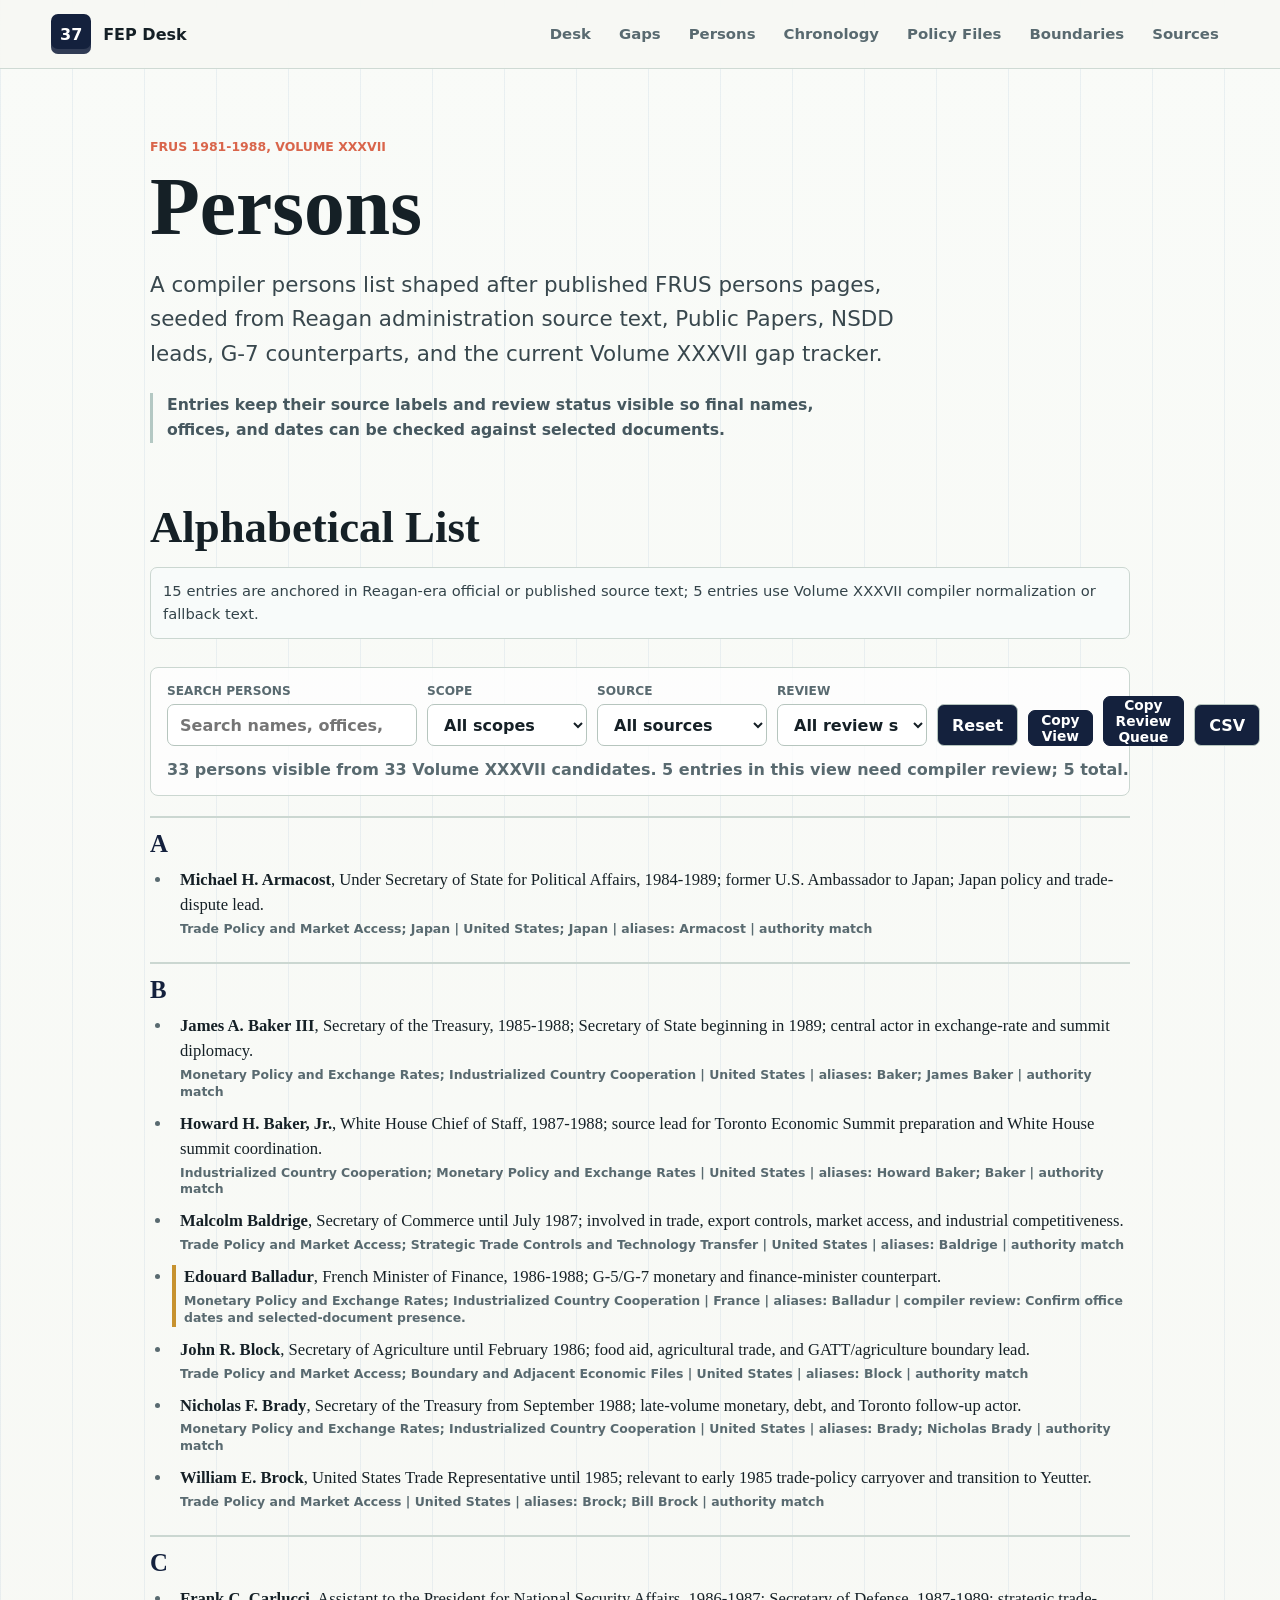
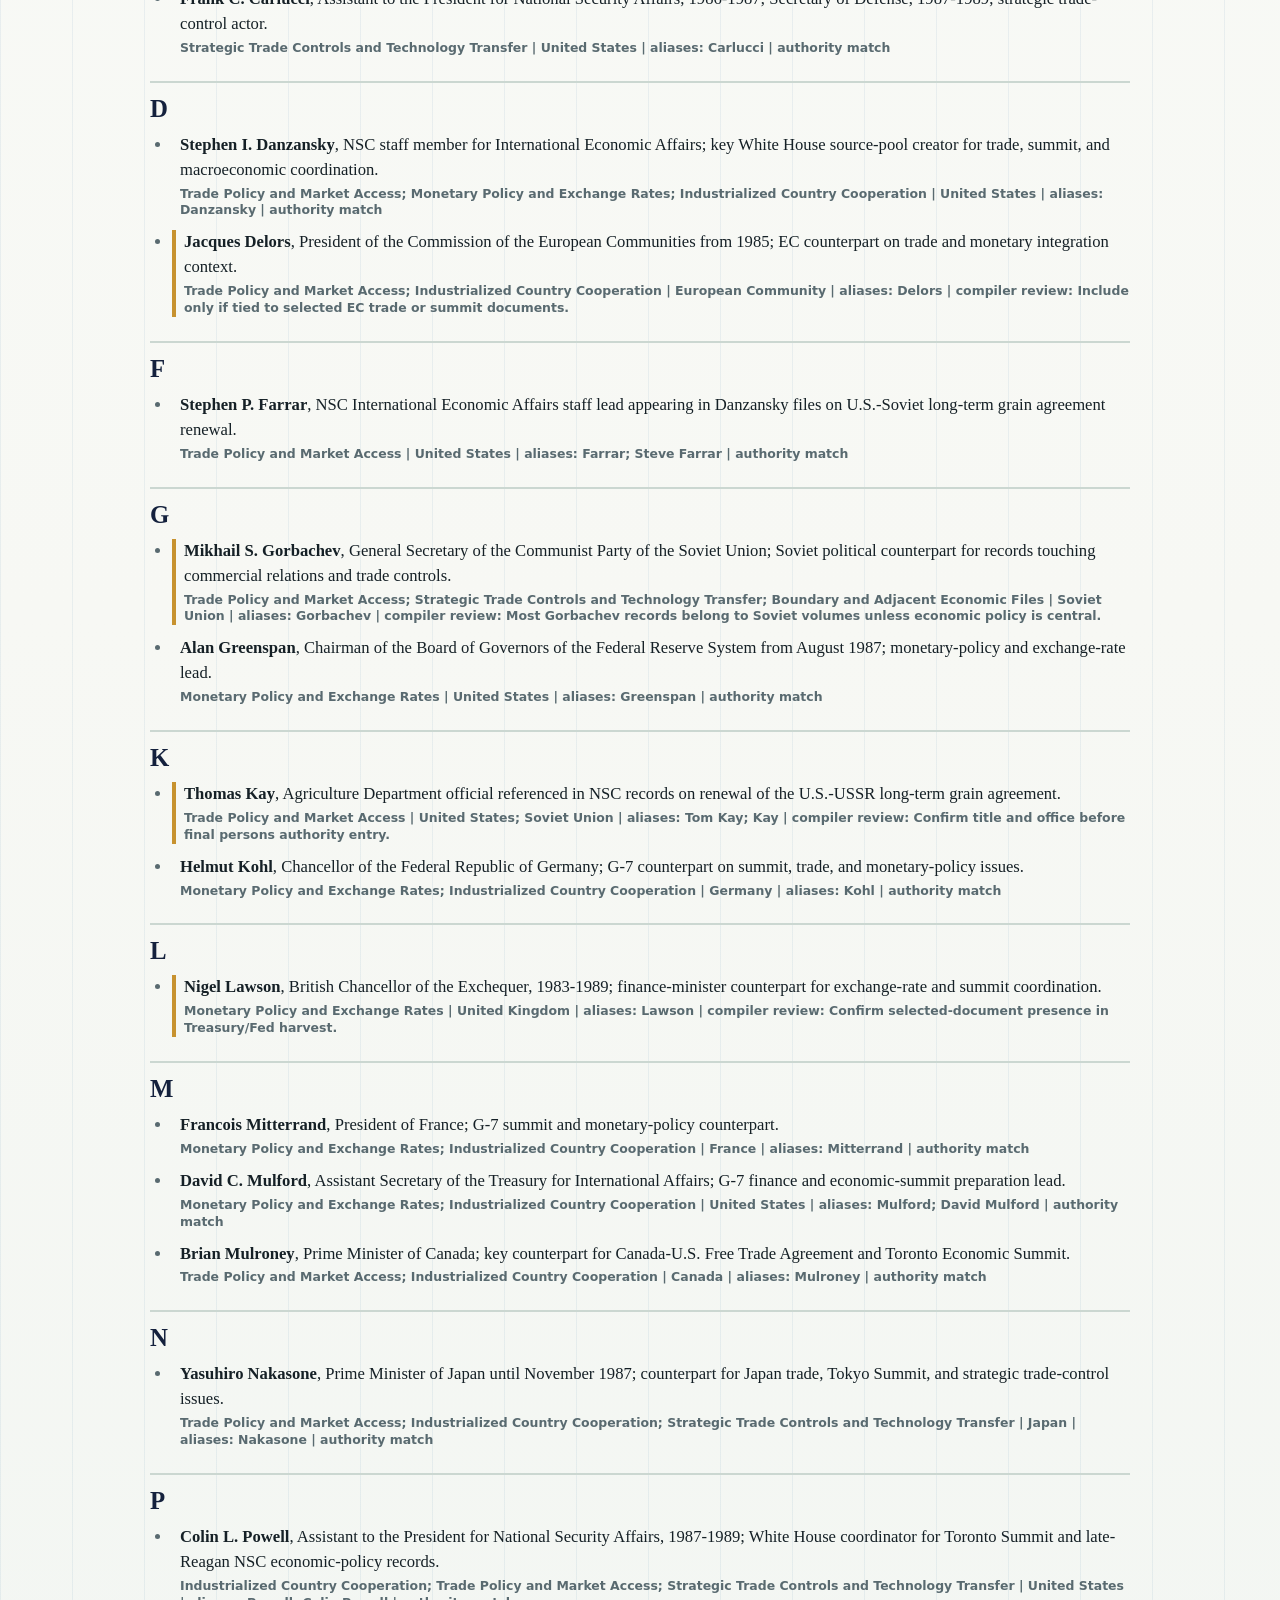
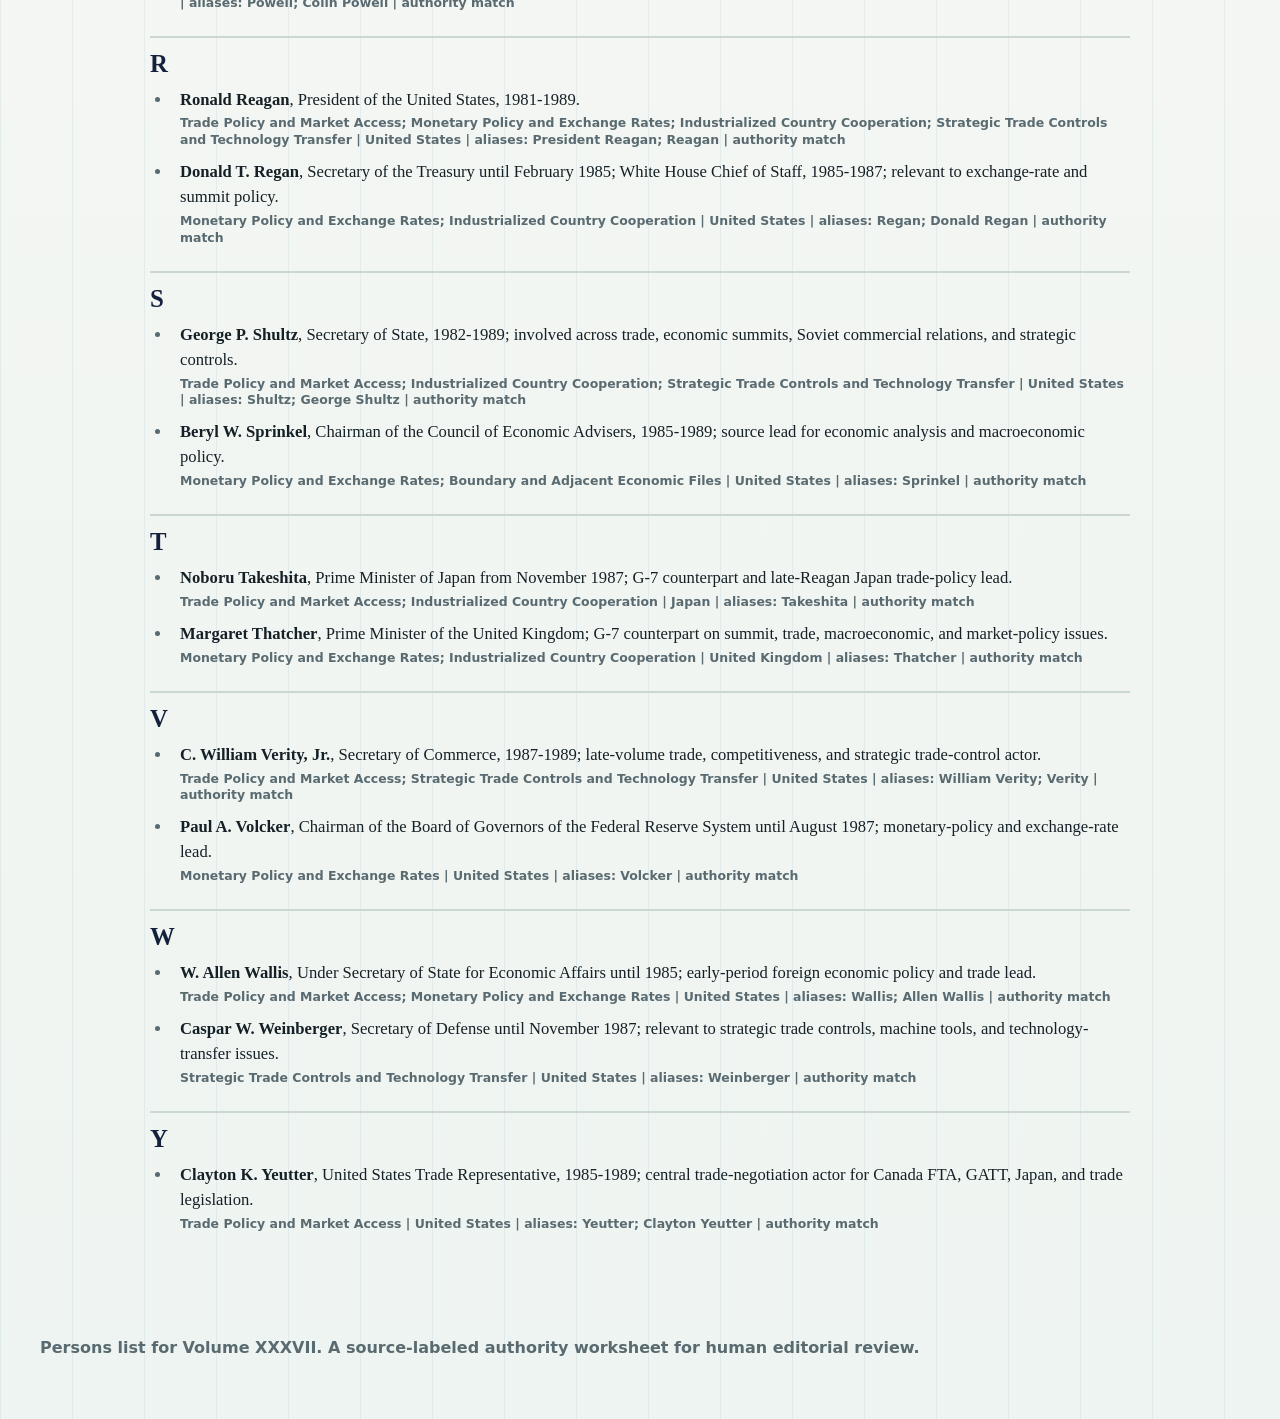
<file: persons.html>
<!DOCTYPE html>
<html lang="en">
  <head>
    <meta charset="UTF-8" />
    <meta name="viewport" content="width=device-width, initial-scale=1.0" />
    <title>Persons - FRUS 1981-1988 Volume XXXVII Assist</title>
    <meta
      name="description"
      content="Compiler persons list for Foreign Relations of the United States, 1981-1988, Volume XXXVII, Trade; Monetary Policy; Industrialized Country Cooperation, 1985-1988."
    />
    <link rel="stylesheet" href="styles.css?v=20260602-trust" />
  </head>
  <body>
    <header class="site-header">
      <a class="brand" href="index.html" aria-label="FRUS Volume XXXVII Assist home">
        <span class="brand-mark">37</span>
        <span>FEP Desk</span>
      </a>
      <nav aria-label="Primary navigation">
        <a href="index.html#workbench">Desk</a>
        <a href="index.html#gap-tracker">Gaps</a>
        <a href="persons.html" aria-current="page">Persons</a>
        <a href="index.html#records">Chronology</a>
        <a href="index.html#policy-files">Policy Files</a>
        <a href="index.html#boundary">Boundaries</a>
        <a href="index.html#sources">Sources</a>
      </nav>
    </header>

    <main class="document-main" id="top">
      <section class="document-heading" aria-labelledby="persons-title">
        <p class="kicker">FRUS 1981-1988, Volume XXXVII</p>
        <h1 id="persons-title">Persons</h1>
        <p class="lede">
          A compiler persons list shaped after published FRUS persons pages,
          seeded from Reagan administration source text, Public Papers, NSDD
          leads, G-7 counterparts, and the current Volume XXXVII gap tracker.
        </p>
        <p class="trust-note">
          Entries keep their source labels and review status visible so final
          names, offices, and dates can be checked against selected documents.
        </p>
      </section>

      <section class="section persons-section" aria-labelledby="persons-list-title">
        <div class="section-heading compact-heading">
          <h2 id="persons-list-title">Alphabetical List</h2>
          <p id="persons-build-note" class="source-note compact-note">
            Loading persons authority data...
          </p>
        </div>
        <div class="tools persons-tools" aria-label="Search and filter persons">
          <label class="search-field">
            <span>Search persons</span>
            <input id="person-search" type="search" placeholder="Search names, offices, countries, or scopes" />
          </label>
          <label>
            <span>Scope</span>
            <select id="person-scope-filter"></select>
          </label>
          <label>
            <span>Source</span>
            <select id="person-source-filter"></select>
          </label>
          <label>
            <span>Review</span>
            <select id="person-review-filter"></select>
          </label>
          <button id="clear-person-filters" type="button">Reset</button>
          <button class="copy-note" type="button" data-copy-person-view>Copy View</button>
          <button id="copy-person-review" class="copy-note" type="button">Copy Review Queue</button>
          <button id="export-persons" type="button">CSV</button>
          <p id="person-summary" class="summary">Loading persons...</p>
        </div>
        <div id="persons-root" class="persons-root" aria-live="polite">
          <p class="loading">Loading persons list...</p>
        </div>
      </section>
    </main>

    <footer>
      <p>Persons list for Volume XXXVII. A source-labeled authority worksheet for human editorial review.</p>
    </footer>

    <script src="data/persons.js"></script>
    <script src="persons.js?v=20260602-precedents-anchor"></script>
  </body>
</html>
</file>
<file: styles.css>
:root {
  color-scheme: light;
  --ink: #152026;
  --muted: #596a70;
  --paper: #f7f8f4;
  --panel: #ffffff;
  --line: #cbd7d1;
  --navy: #14213d;
  --green: #2b8a78;
  --rust: #d9654b;
  --gold: #c7922f;
  --blue: #2d6f9f;
  --plum: #694b72;
  --soft: #edf4f1;
  --shadow: 0 22px 60px rgba(20, 33, 61, 0.14);
  font-family:
    Inter, ui-sans-serif, system-ui, -apple-system, BlinkMacSystemFont, "Segoe UI",
    sans-serif;
}

* {
  box-sizing: border-box;
}

html {
  scroll-behavior: smooth;
  scroll-padding-top: 112px;
}

body {
  margin: 0;
  min-height: 100vh;
  color: var(--ink);
  background:
    linear-gradient(90deg, rgba(45, 111, 159, 0.08) 0 1px, transparent 1px 100%),
    linear-gradient(180deg, #f9fbf8 0%, var(--paper) 48%, #eef4f1 100%);
  background-size: 72px 72px, auto;
  overflow-x: hidden;
  text-rendering: optimizeLegibility;
}

a {
  color: inherit;
}

.site-header {
  position: sticky;
  top: 0;
  z-index: 20;
  display: flex;
  align-items: center;
  justify-content: space-between;
  gap: 22px;
  padding: 14px clamp(18px, 4vw, 56px);
  background: rgba(247, 248, 244, 0.92);
  border-bottom: 1px solid rgba(203, 215, 209, 0.9);
  backdrop-filter: blur(16px);
}

.brand {
  display: inline-flex;
  align-items: center;
  gap: 12px;
  min-width: max-content;
  font-weight: 900;
  text-decoration: none;
}

.brand-mark {
  display: grid;
  width: 40px;
  height: 40px;
  place-items: center;
  color: #fff;
  background: var(--navy);
  border-radius: 7px;
  box-shadow: inset 0 -5px 0 rgba(255, 255, 255, 0.12);
}

nav {
  display: flex;
  flex-wrap: wrap;
  gap: 8px;
  justify-content: flex-end;
}

nav a {
  padding: 8px 10px;
  color: var(--muted);
  font-size: 0.93rem;
  font-weight: 800;
  text-decoration: none;
  border-radius: 6px;
}

nav a:hover,
nav a:focus-visible {
  color: var(--ink);
  background: rgba(43, 138, 120, 0.1);
  outline: none;
}

main {
  width: min(1200px, calc(100% - 36px));
  margin: 0 auto;
}

.hero {
  display: grid;
  grid-template-columns: minmax(0, 1.32fr) minmax(280px, 0.68fr);
  gap: clamp(24px, 4vw, 54px);
  align-items: center;
  min-height: min(680px, calc(100vh - 88px));
  padding: clamp(34px, 6vw, 66px) 0 28px;
}

.kicker {
  margin: 0 0 14px;
  color: var(--rust);
  font-size: 0.78rem;
  font-weight: 900;
  letter-spacing: 0;
  text-transform: uppercase;
}

h1,
h2,
h3,
p {
  margin-top: 0;
}

h1 {
  max-width: 900px;
  margin-bottom: 22px;
  font-family: Georgia, "Times New Roman", serif;
  font-size: clamp(3rem, 6.4vw, 5.1rem);
  line-height: 0.95;
  letter-spacing: 0;
}

h2 {
  max-width: 820px;
  margin-bottom: 0;
  font-family: Georgia, "Times New Roman", serif;
  font-size: clamp(2.1rem, 4.8vw, 4rem);
  line-height: 1;
  letter-spacing: 0;
  overflow-wrap: anywhere;
}

h3 {
  margin-bottom: 10px;
  color: var(--navy);
  font-size: 1.18rem;
}

.lede {
  max-width: 760px;
  color: #38474d;
  font-size: clamp(1.12rem, 1.9vw, 1.34rem);
  line-height: 1.62;
}

.trust-note {
  max-width: 720px;
  margin: 18px 0 0;
  padding-left: 14px;
  color: #46585f;
  border-left: 3px solid rgba(47, 103, 95, 0.34);
  font-size: 0.98rem;
  font-weight: 760;
  line-height: 1.58;
}

.hero-actions {
  display: flex;
  flex-wrap: wrap;
  gap: 12px;
  margin-top: 32px;
}

.button {
  display: inline-flex;
  align-items: center;
  min-height: 46px;
  padding: 0 18px;
  font-weight: 900;
  text-decoration: none;
  border: 1px solid var(--navy);
  border-radius: 7px;
  transition:
    background 160ms ease,
    box-shadow 160ms ease,
    transform 160ms ease;
}

.button:hover,
.button:focus-visible {
  box-shadow: 0 14px 28px rgba(20, 33, 61, 0.16);
  outline: none;
  transform: translateY(-1px);
}

.button.primary {
  color: #fff;
  background: var(--navy);
}

.button.secondary {
  color: var(--navy);
  background: rgba(255, 255, 255, 0.72);
}

.brief {
  padding: 20px;
  background: var(--panel);
  border: 1px solid var(--line);
  border-top: 5px solid var(--green);
  border-radius: 8px;
  box-shadow: var(--shadow);
}

.visual-brief {
  display: grid;
  gap: 14px;
}

.archive-map {
  display: block;
  width: 100%;
  max-height: 250px;
  height: auto;
  object-fit: contain;
  border-radius: 8px;
}

.brief-label {
  margin-bottom: 8px;
  color: var(--rust);
  font-size: 0.76rem;
  font-weight: 900;
  letter-spacing: 0;
  text-transform: uppercase;
}

dl {
  display: grid;
  gap: 8px;
  margin: 0;
}

dl div {
  display: grid;
  grid-template-columns: 112px 1fr;
  gap: 10px;
  padding-top: 8px;
  border-top: 1px solid var(--line);
}

dt {
  color: var(--muted);
  font-size: 0.82rem;
  font-weight: 900;
  text-transform: uppercase;
}

dd {
  margin: 0;
  font-weight: 800;
}

.stats {
  display: grid;
  grid-template-columns: repeat(5, minmax(0, 1fr));
  gap: 12px;
  margin-bottom: 70px;
}

.stats div {
  min-height: 126px;
  padding: 22px;
  background: var(--navy);
  border-radius: 8px;
  color: #fff;
}

.stats div:nth-child(2) {
  background: var(--green);
}

.stats div:nth-child(3) {
  background: var(--blue);
}

.stats div:nth-child(4) {
  background: var(--rust);
}

.stats div:nth-child(5) {
  background: var(--plum);
}

.stats span {
  display: block;
  margin-bottom: 8px;
  font-family: Georgia, "Times New Roman", serif;
  font-size: clamp(2.2rem, 5vw, 4rem);
  line-height: 0.95;
}

.stats p {
  margin: 0;
  font-weight: 900;
}

.section {
  padding: 34px 0 76px;
}

.section-heading {
  display: grid;
  gap: 8px;
  margin-bottom: 28px;
}

.document-main {
  max-width: 980px;
}

.document-heading {
  padding: clamp(34px, 6vw, 70px) 0 28px;
}

.compact-heading h2 {
  font-size: clamp(1.8rem, 3.6vw, 2.8rem);
}

.compact-note {
  margin: 0;
}

.workbench-root {
  display: grid;
  grid-template-columns: repeat(auto-fit, minmax(180px, 1fr));
  gap: 14px;
}

.workbench-actions {
  display: flex;
  flex-wrap: wrap;
  gap: 10px;
  margin-top: 16px;
}

.metric-card,
.chapter-card,
.record-card,
.file-card,
.gap-card,
.source-grid article {
  background: var(--panel);
  border: 1px solid var(--line);
  border-radius: 8px;
  box-shadow: 0 12px 30px rgba(20, 33, 61, 0.08);
}

.metric-card {
  min-height: 154px;
  padding: 22px;
  border-top: 5px solid var(--green);
}

.metric-card:nth-child(2) {
  border-top-color: var(--blue);
}

.metric-card:nth-child(3) {
  border-top-color: var(--rust);
}

.metric-card:nth-child(4) {
  border-top-color: var(--gold);
}

.metric-card strong {
  display: block;
  margin-bottom: 8px;
  font-family: Georgia, "Times New Roman", serif;
  font-size: 2.6rem;
  line-height: 0.95;
}

.metric-card span {
  display: block;
  margin-bottom: 10px;
  color: var(--navy);
  font-weight: 900;
}

.metric-card p,
.chapter-card p,
.file-card p,
.source-grid p {
  color: var(--muted);
  line-height: 1.55;
}

.chapter-grid {
  display: grid;
  grid-template-columns: repeat(5, minmax(0, 1fr));
  gap: 14px;
}

.chapter-card {
  display: flex;
  min-height: 246px;
  flex-direction: column;
  padding: 22px;
  text-decoration: none;
  border-top: 5px solid var(--navy);
}

.chapter-card:nth-child(2) {
  border-top-color: var(--green);
}

.chapter-card:nth-child(3) {
  border-top-color: var(--rust);
}

.chapter-card:nth-child(4) {
  border-top-color: var(--blue);
}

.chapter-card:nth-child(5) {
  border-top-color: var(--gold);
}

.chapter-number {
  margin-bottom: 12px;
  color: var(--rust);
  font-size: 0.76rem;
  font-weight: 900;
  text-transform: uppercase;
}

.chapter-count {
  color: var(--navy);
  font-weight: 900;
}

.chapter-action {
  margin-top: auto;
  color: var(--green);
  font-weight: 900;
}

.tools {
  display: grid;
  grid-template-columns: minmax(250px, 2fr) repeat(4, minmax(140px, 1fr)) auto auto auto;
  gap: 10px;
  align-items: end;
  margin-bottom: 20px;
  padding: 16px;
  background: rgba(255, 255, 255, 0.74);
  border: 1px solid var(--line);
  border-radius: 8px;
}

.policy-section .tools,
.public-section .tools,
.source-pool-section .tools {
  grid-template-columns: minmax(250px, 2fr) minmax(160px, 1fr) minmax(140px, 1fr) auto auto auto;
}

.gap-section .tools {
  grid-template-columns: minmax(250px, 2fr) repeat(3, minmax(140px, 1fr)) auto auto auto;
}

.selection-section .tools {
  grid-template-columns: minmax(250px, 2fr) repeat(2, minmax(150px, 1fr)) auto auto auto auto;
}

.production-section .tools,
.annotation-section .tools,
.ledger-section .tools,
.source-note-pattern-section .tools {
  grid-template-columns: minmax(250px, 2fr) repeat(3, minmax(140px, 1fr)) auto auto auto;
}

.source-precedent-section .tools {
  grid-template-columns: minmax(250px, 2fr) repeat(3, minmax(140px, 1fr)) auto auto auto auto;
}

.public-section .tools {
  grid-template-columns: minmax(250px, 2fr) minmax(160px, 1fr) auto auto auto;
}

.boundary-section .tools {
  grid-template-columns: minmax(250px, 2fr) repeat(2, minmax(160px, 1fr)) auto auto auto;
}

.source-note-section .tools {
  grid-template-columns: minmax(250px, 2fr) repeat(3, minmax(140px, 1fr)) auto auto auto auto;
}

.source-coverage-section .tools {
  grid-template-columns: minmax(250px, 2fr) repeat(2, minmax(150px, 1fr)) auto auto auto auto;
}

.date-control-section .tools {
  grid-template-columns: minmax(250px, 2fr) repeat(2, minmax(150px, 1fr)) auto auto auto auto;
}

.request-section .tools {
  grid-template-columns: minmax(250px, 2fr) repeat(2, minmax(150px, 1fr)) auto auto auto auto;
}

.provenance-section .tools {
  grid-template-columns: minmax(250px, 2fr) repeat(2, minmax(150px, 1fr)) auto auto auto auto;
}

.persons-tools {
  grid-template-columns: minmax(250px, 2fr) minmax(160px, 1fr) minmax(170px, 1fr) minmax(150px, 1fr) auto auto auto auto;
}

label {
  display: grid;
  gap: 6px;
  min-width: 0;
}

label span {
  color: var(--muted);
  font-size: 0.76rem;
  font-weight: 900;
  text-transform: uppercase;
}

input,
select,
button {
  min-height: 42px;
  color: var(--ink);
  font: inherit;
  font-weight: 800;
  border: 1px solid #b6c5be;
  border-radius: 7px;
}

input,
select {
  width: 100%;
  padding: 0 12px;
  background: #fff;
}

button {
  padding: 0 14px;
  background: var(--navy);
  color: #fff;
  cursor: pointer;
}

button:hover,
button:focus-visible {
  background: var(--green);
  outline: none;
}

.summary {
  grid-column: 1 / -1;
  margin: 4px 0 0;
  color: var(--muted);
  font-weight: 800;
}

.records-root {
  display: grid;
  gap: 18px;
}

.chapter-section {
  display: grid;
  gap: 10px;
}

.chapter-title-row {
  display: flex;
  align-items: baseline;
  justify-content: space-between;
  gap: 18px;
  padding-top: 12px;
  border-top: 2px solid var(--line);
}

.chapter-title-row h3 {
  margin: 0;
  font-family: Georgia, "Times New Roman", serif;
  font-size: clamp(1.5rem, 3vw, 2.25rem);
}

.chapter-title-row span {
  color: var(--muted);
  font-weight: 900;
}

.record-card {
  display: grid;
  gap: 14px;
  min-width: 0;
  padding: 18px;
}

.record-card header,
.file-card header {
  display: flex;
  flex-wrap: wrap;
  align-items: flex-start;
  justify-content: space-between;
  gap: 12px;
}

.record-id,
.file-meta {
  display: inline-flex;
  flex-wrap: wrap;
  gap: 8px;
  color: var(--muted);
  font-size: 0.82rem;
  font-weight: 900;
  text-transform: uppercase;
}

.record-card h4,
.file-card h3 {
  margin: 0;
  color: var(--navy);
  font-size: 1.08rem;
  line-height: 1.28;
}

.record-card p,
.file-card p {
  margin-bottom: 0;
}

.chips {
  display: flex;
  flex-wrap: wrap;
  gap: 7px;
}

.chip {
  display: inline-flex;
  align-items: center;
  min-height: 28px;
  padding: 0 9px;
  color: var(--navy);
  background: var(--soft);
  border: 1px solid #d5e1dc;
  border-radius: 999px;
  font-size: 0.78rem;
  font-weight: 900;
}

.chip.warn {
  color: #772b21;
  background: #fff0e9;
  border-color: #f0c8bb;
}

.chip.good {
  color: #155544;
  background: #e8f7f2;
  border-color: #bde0d4;
}

.chip.boundary {
  color: #52345c;
  background: #f4edf7;
  border-color: #dcc7e4;
}

.record-actions,
.file-actions {
  display: flex;
  flex-wrap: wrap;
  gap: 8px;
}

.record-actions a,
.file-actions a,
.copy-note {
  display: inline-flex;
  align-items: center;
  min-height: 36px;
  padding: 0 12px;
  color: var(--navy);
  background: #fff;
  border: 1px solid var(--navy);
  border-radius: 7px;
  font-size: 0.86rem;
  font-weight: 900;
  text-decoration: none;
}

.copy-note {
  color: #fff;
  background: var(--navy);
}

.copy-note[data-copied="true"] {
  background: var(--green);
  border-color: var(--green);
}

.copy-note[data-copy-failed="true"] {
  background: var(--rust);
  border-color: var(--rust);
}

.record-actions a:hover,
.record-actions a:focus-visible,
.file-actions a:hover,
.file-actions a:focus-visible {
  color: #fff;
  background: var(--navy);
  outline: none;
}

details {
  padding-top: 6px;
}

summary {
  color: var(--green);
  cursor: pointer;
  font-weight: 900;
}

.source-note {
  margin-top: 10px;
  padding: 12px;
  color: #34444a;
  background: #f8fbfa;
  border: 1px solid var(--line);
  border-radius: 7px;
  font-size: 0.92rem;
  line-height: 1.56;
  overflow-wrap: anywhere;
}

.compact-list {
  margin: 10px 0 0;
  padding-left: 18px;
  color: #34444a;
  font-size: 0.92rem;
  line-height: 1.55;
}

.file-grid {
  display: grid;
  grid-template-columns: repeat(3, minmax(0, 1fr));
  gap: 14px;
}

.gap-grid {
  display: grid;
  grid-template-columns: repeat(2, minmax(0, 1fr));
  gap: 14px;
}

.gap-card {
  display: grid;
  gap: 12px;
  min-width: 0;
  padding: 18px;
  border-top: 5px solid var(--green);
}

.gap-card.priority-critical {
  border-top-color: var(--rust);
}

.gap-card.priority-high {
  border-top-color: var(--gold);
}

.gap-card header {
  display: flex;
  flex-wrap: wrap;
  align-items: flex-start;
  justify-content: space-between;
  gap: 12px;
}

.gap-card h3 {
  margin: 0;
}

.gap-evidence {
  margin: 0;
  color: var(--navy);
  font-weight: 900;
}

.action-list {
  display: grid;
  gap: 8px;
  margin: 0;
  padding-left: 22px;
  color: #34444a;
  line-height: 1.48;
}

.action-list li::marker {
  color: var(--rust);
  font-weight: 900;
}

.file-card {
  display: flex;
  min-height: 260px;
  flex-direction: column;
  gap: 12px;
  min-width: 0;
  padding: 18px;
  border-top: 5px solid var(--blue);
}

.file-card.priority-high {
  border-top-color: var(--rust);
}

.file-card.priority-critical {
  border-top-color: var(--rust);
  box-shadow: 0 14px 34px rgba(140, 58, 42, 0.12);
}

.request-card .request-text {
  color: var(--navy);
  background: #fffaf4;
  border-color: #efd7b4;
  font-weight: 700;
}

.source-note-card.status-needs-review {
  border-top-color: var(--rust);
}

.source-note-card.status-target {
  border-top-color: var(--gold);
}

.source-note-card.status-reference {
  border-top-color: var(--plum);
}

.source-note-card.status-ready {
  border-top-color: var(--green);
}

.source-note-pattern-card.status-copy-ready-pattern {
  border-top-color: var(--green);
}

.source-note-pattern-card.status-target-only-pattern {
  border-top-color: var(--gold);
}

.source-note-pattern-card.status-published-reference {
  border-top-color: var(--blue);
}

.source-note-pattern-card.status-corroboration-only {
  border-top-color: var(--plum);
}

.file-card.priority-boundary {
  border-top-color: var(--plum);
}

.file-card.priority-missing {
  border-top-color: var(--rust);
}

.file-card.priority-next {
  border-top-color: var(--gold);
}

.file-card.priority-active {
  border-top-color: var(--green);
}

.file-card .file-actions {
  margin-top: auto;
}

.budget-actions {
  display: grid;
  grid-template-columns: auto auto 1fr;
  gap: 10px;
  align-items: center;
  margin-bottom: 20px;
  padding: 16px;
  background: rgba(255, 255, 255, 0.74);
  border: 1px solid var(--line);
  border-radius: 8px;
}

.budget-actions .summary {
  grid-column: auto;
  margin: 0;
}

.budget-grid {
  display: grid;
  grid-template-columns: repeat(3, minmax(0, 1fr));
  gap: 14px;
}

.budget-card {
  border-top-color: var(--green);
}

.budget-card.over-budget {
  border-top-color: var(--rust);
}

.rules-card {
  border-top-color: var(--navy);
}

.budget-bar {
  height: 12px;
  overflow: hidden;
  background: #e5ece8;
  border: 1px solid var(--line);
  border-radius: 999px;
}

.budget-bar span {
  display: block;
  height: 100%;
  max-width: 100%;
  background: linear-gradient(90deg, var(--green), var(--blue));
}

.provenance-card {
  border-top-color: var(--gold);
}

.compact-records .record-card {
  border-top: 4px solid var(--plum);
}

.ledger-summary {
  margin-bottom: 16px;
}

.ledger-card.marker-ledger {
  border-top: 4px solid var(--rust);
}

.selection-card.status-draft-candidate {
  border-top: 4px solid var(--green);
}

.selection-card.status-request-first {
  border-top: 4px solid var(--rust);
}

.selection-card.status-context-anchor {
  border-top: 4px solid var(--blue);
}

.selection-card.status-boundary-exclude-unless-needed {
  border-top: 4px solid var(--plum);
}

.production-card.stage-request-first {
  border-top: 4px solid var(--rust);
}

.production-card.stage-attachment-check {
  border-top: 4px solid var(--gold);
}

.production-card.stage-citation-review {
  border-top: 4px solid var(--blue);
}

.production-card.stage-draft-package {
  border-top: 4px solid var(--green);
}

.production-card.stage-context-anchor {
  border-top: 4px solid var(--navy);
}

.production-card.stage-boundary-hold {
  border-top: 4px solid var(--plum);
}

.annotation-card.status-request-blocked {
  border-top-color: var(--rust);
}

.annotation-card.status-verify-first {
  border-top-color: var(--gold);
}

.annotation-card.status-citation-review {
  border-top-color: var(--blue);
}

.annotation-card.status-authority-check {
  border-top-color: var(--plum);
}

.annotation-card.status-boundary-check {
  border-top-color: var(--plum);
}

.annotation-card.status-context-only {
  border-top-color: var(--navy);
}

.annotation-card.status-ready-to-draft {
  border-top-color: var(--green);
}

.ledger-card.partial-ledger {
  border-top: 4px solid var(--gold);
}

.date-control-card.priority-critical {
  border-top: 4px solid var(--rust);
}

.date-control-card.priority-high {
  border-top: 4px solid var(--gold);
}

.date-control-card.priority-medium {
  border-top: 4px solid var(--blue);
}

.source-precedent-card.status-needs-repair {
  border-top: 4px solid var(--rust);
}

.source-precedent-card.status-target-only {
  border-top: 4px solid var(--gold);
}

.source-precedent-card.status-matches-precedent {
  border-top: 4px solid var(--green);
}

.source-precedent-card.status-reference-control {
  border-top: 4px solid var(--blue);
}

.coverage-counts {
  display: grid;
  grid-template-columns: repeat(5, minmax(0, 1fr));
  gap: 8px;
  margin: 12px 0;
}

.coverage-counts div {
  display: block;
  min-width: 0;
  border: 1px solid var(--line);
  border-radius: 7px;
  padding: 9px;
  background: rgba(244, 247, 249, 0.82);
}

.coverage-counts dt {
  color: var(--muted);
  font-size: 0.7rem;
  font-weight: 900;
  text-transform: uppercase;
}

.coverage-counts dd {
  margin: 2px 0 0;
  color: var(--navy);
  font-size: 1rem;
  font-weight: 900;
}

.persons-root {
  display: grid;
  gap: 24px;
}

.person-letter-section {
  display: grid;
  gap: 10px;
  padding-top: 12px;
  border-top: 2px solid var(--line);
}

.person-letter-section h3 {
  margin: 0;
  font-family: Georgia, "Times New Roman", serif;
  font-size: 1.55rem;
}

.persons-list {
  display: grid;
  gap: 11px;
  margin: 0;
  padding-left: 22px;
  font-family: Georgia, "Times New Roman", serif;
  font-size: 1.04rem;
  line-height: 1.5;
}

.persons-list li::marker {
  color: var(--muted);
}

.persons-list li {
  padding-left: 8px;
}

.persons-list li.person-review-needed {
  border-left: 4px solid var(--gold);
}

.person-entry {
  margin-bottom: 3px;
}

.person-entry strong {
  color: var(--ink);
  font-weight: 800;
}

.person-meta {
  margin: 0;
  color: var(--muted);
  font-family:
    Inter, ui-sans-serif, system-ui, -apple-system, BlinkMacSystemFont, "Segoe UI",
    sans-serif;
  font-size: 0.78rem;
  font-weight: 800;
  line-height: 1.35;
}

.source-grid {
  display: grid;
  grid-template-columns: repeat(5, minmax(0, 1fr));
  gap: 14px;
}

.source-grid article {
  padding: 20px;
  min-width: 0;
  min-height: 190px;
}

pre {
  margin: 0;
  padding: 12px;
  overflow-x: auto;
  white-space: pre-wrap;
  overflow-wrap: anywhere;
  color: #fff;
  background: var(--navy);
  border-radius: 8px;
}

code {
  font-family: "SFMono-Regular", Consolas, "Liberation Mono", monospace;
}

footer {
  width: min(1200px, calc(100% - 36px));
  margin: 0 auto;
  padding: 30px 0 46px;
  color: var(--muted);
  font-weight: 800;
}

.loading,
.empty {
  color: var(--muted);
  font-weight: 800;
}

@media (max-width: 1120px) {
  .hero,
  .workbench-root,
  .chapter-grid,
  .gap-grid,
  .budget-grid,
  .source-grid {
    grid-template-columns: repeat(2, minmax(0, 1fr));
  }

  .stats,
  .file-grid {
    grid-template-columns: repeat(2, minmax(0, 1fr));
  }

  .tools,
  .policy-section .tools,
  .gap-section .tools,
  .selection-section .tools,
  .production-section .tools,
  .annotation-section .tools,
  .ledger-section .tools,
  .request-section .tools,
  .provenance-section .tools,
  .source-note-section .tools,
  .source-coverage-section .tools,
  .source-precedent-section .tools,
  .date-control-section .tools,
  .source-note-pattern-section .tools,
  .source-pool-section .tools,
  .persons-tools,
  .public-section .tools,
  .boundary-section .tools {
    grid-template-columns: repeat(2, minmax(0, 1fr));
  }

  .search-field,
  .summary {
    grid-column: 1 / -1;
  }
}

@media (max-width: 760px) {
  .site-header {
    position: sticky;
    align-items: flex-start;
    flex-direction: column;
    gap: 10px;
    padding: 10px 12px;
  }

  nav {
    width: 100%;
    flex-wrap: nowrap;
    justify-content: flex-start;
    overflow-x: auto;
    padding-bottom: 2px;
  }

  nav a {
    white-space: nowrap;
  }

  main,
  footer {
    width: min(100% - 24px, 1200px);
  }

  .hero,
  .stats,
  .workbench-root,
  .chapter-grid,
  .gap-grid,
  .budget-grid,
  .file-grid,
  .source-grid,
  .tools,
  .policy-section .tools,
  .gap-section .tools,
  .selection-section .tools,
  .production-section .tools,
  .annotation-section .tools,
  .ledger-section .tools,
  .request-section .tools,
  .provenance-section .tools,
  .source-note-section .tools,
  .source-coverage-section .tools,
  .source-precedent-section .tools,
  .date-control-section .tools,
  .source-note-pattern-section .tools,
  .source-pool-section .tools,
  .persons-tools,
  .public-section .tools,
  .boundary-section .tools {
    grid-template-columns: 1fr;
  }

  .budget-actions {
    grid-template-columns: 1fr;
  }

  .budget-actions .summary {
    grid-column: 1;
  }

  .hero {
    min-height: auto;
    gap: 18px;
    padding-top: 24px;
  }

  h1 {
    font-size: clamp(2.35rem, 12vw, 3.7rem);
  }

  .lede {
    font-size: 1.02rem;
  }

  .brief {
    padding: 14px;
  }

  .visual-brief {
    gap: 10px;
  }

  .archive-map {
    max-height: 150px;
  }

  .visual-brief dl {
    display: none;
  }

  dl div {
    grid-template-columns: 1fr;
    gap: 4px;
  }

  .record-card header,
  .file-card header,
  .chapter-title-row {
    flex-direction: column;
    align-items: flex-start;
  }

  .coverage-counts {
    grid-template-columns: repeat(2, minmax(0, 1fr));
  }
}
</file>
